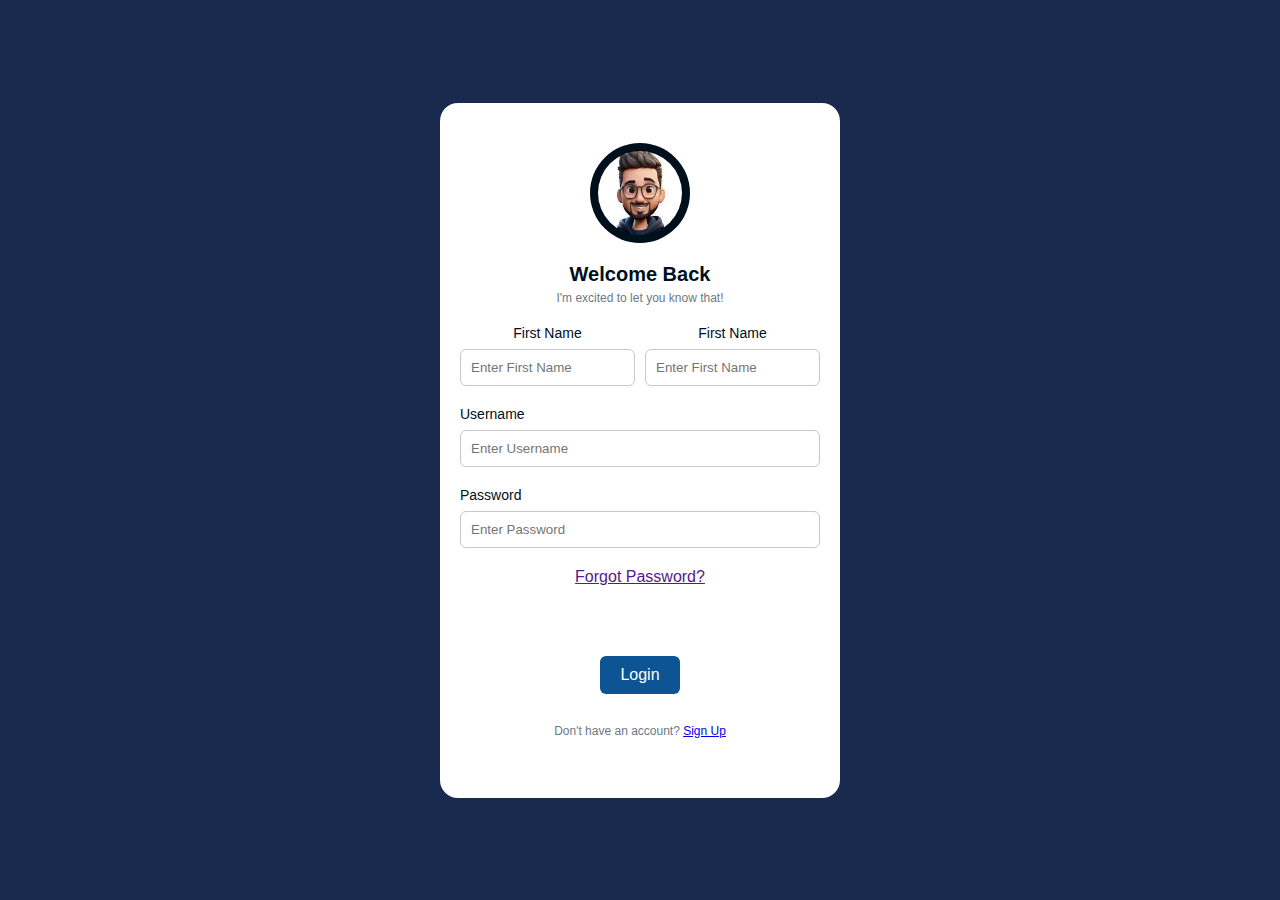
<file: index.html>
<html lang="en">

<head>
    <meta charset="UTF-8" />
    <meta name="viewport" content="width=device-width, initial-scale=1.0" />
    <title>Login Form</title>
    <link rel="stylesheet" href="./styles/loginform.css">
</head>

<body>
    <div class="login-form">
        <img src="[data-uri]"
            alt="" />
        <h3>Welcome Back</h3>
        <p>
            I'm excited to let you know that!
        </p>
        <!-- First Name and Last Name -->

        <div class="input-mame">
            <div>
                <label for="">First Name</label>
                <input type="text" placeholder="Enter First Name" />
            </div>
            <div>
                <label for="">First Name</label>
                <input type="text" placeholder="Enter First Name" />
            </div>



        </div>

        <!-- Login Section -->
        <div class="login-group">
            <label for="">Username</label>
            <input type="text" placeholder="Enter Username" />

        </div>


        <div class="login-group">
            <label for="">Password</label>
            <input type="password" placeholder="Enter Password" />
        </div>

        <div class="forgot-password">
            <a href="">Forgot Password?</a>
        </div>

        <button class="login-btn">Login</button>

        <div class="sign-up-link">
            <p>Don't have an account? <a href="./register.html">Sign Up</a></p>
        </div>

</body>

</html>
</file>
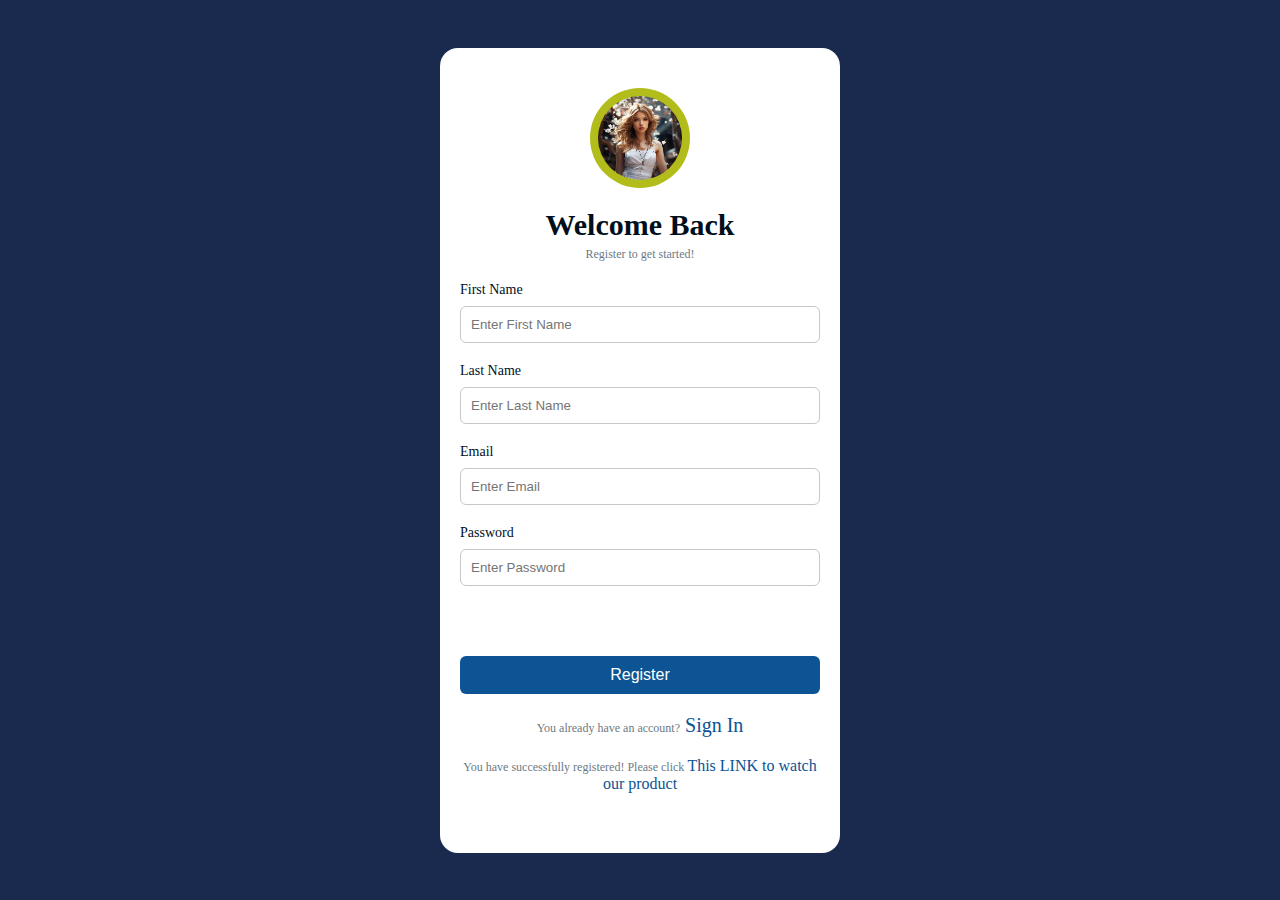
<file: register.html>
<html lang="en">

<head>
    <meta charset="UTF-8">
    <meta name="viewport" content="width=device-width, initial-scale=1.0">
    <title>Register</title>
    <link rel="stylesheet" href="./styles/register.css">
</head>

<body>


    <div class="register-form">
        <img src="./assets/profile-lady.png" alt="profile-photo">
        <h2>Welcome Back</h2>
        <p>Register to get started!</p>


        <!--  Register Section -->
        <div class="register-group">
            <label for="">First Name</label>
            <input type="text" placeholder="Enter First Name">

        </div>
        <div class="register-group">
            <label for="">Last Name</label>
            <input type="text" placeholder="Enter Last Name">
        </div>
        <div class="register-group">
            <label for="">Email</label>
            <input type="email" placeholder="Enter Email">
        </div>
        <div class="register-group">
            <label for="">Password</label>
            <input type="password" placeholder="Enter Password">
        </div>

        <button class="button-register">Register</button>

        <div class="sign-in">
            <p>You already have an account?<a href="./index.html">Sign In</a></p>
        </div>
        <p>
            You have successfully registered! Please click <a class="link-watch-product" href="./product.html">This LINK
                to watch our product</a>
        </p>





    </div>




</body>

</html>
</file>
<file: styles/loginform.css>
* {
    margin: 0;
    padding: 0;
    font-family: sans-serif, Arial, Helvetica;
    box-sizing: border-box;
}

body {
    display: flex;
    justify-content: center;
    align-items: center;
    height: 100vh;
    background-color: #1a2a4f;
    color: rgb(0, 0, 0);
}

.login-form {
    background-color: white;
    padding: 40px 20px;
    border-radius: 18px;
    text-align: center;
    width: 400px;
}

.login-form h3 {
    margin-bottom: 5px;
    color: rgb(0, 15, 28);
    font-size: 20px;
}

.login-form p {
    margin-bottom: 20px;
    color: rgb(108, 121, 133);
    font-size: 12px;
}

.login-form img {
    padding: 8px;
    width: 100px;
    height: 100px;
    background-color: rgb(0, 15, 28);
    border-radius: 50%;
    margin-bottom: 20px;
}

.login-group {
    text-align: left;
}

.login-group label {
    font-size: 14px;
    color: rgb(0, 15, 28);
    display: block;
}

.login-group input {
    width: 100%;
    padding: 10px;
    margin: 8px 0 20px 0;
    border: 1px solid rgb(200, 200, 200);
    border-radius: 6px;
}

.login-group input:focus {
    outline: none;
    border-color: rgb(0, 15, 28);
    box-shadow: 0 0 5px rgba(0, 15, 28, 0.5);
}

.forgot-password {
    text-align: center;
    margin-bottom: 20px;
}

.login-btn {
    margin-top: 50px;
    background-color: rgb(12, 84, 148);
    color: white;
    padding: 10px 20px;
    border: none;
    border-radius: 6px;
    cursor: pointer;
    font-size: 16px;
}

.sign-up-link {
    margin-top: 20px;
    font-size: 12px;
    color: rgb(108, 121, 133);
    margin-top: 30px;
}

.input-mame {
    text-align: center;
    margin-bottom: 20px;
    display: flex;
    gap: 10px;
}

.input-mame label {
    font-size: 14px;
    color: rgb(0, 15, 28);
    display: block;
}

.input-mame input {
    width: 100%;
    padding: 10px;
    margin: 8px 0 0px 0;
    border: 1px solid rgb(200, 200, 200);
    border-radius: 6px;
    display: block;
}

.input-mame input:focus {
    outline: none;
    border-color: rgb(0, 15, 28);
    box-shadow: 0 0 5px rgba(0, 15, 28, 0.5);
}
</file>
<file: styles/register.css>
* {
    margin: 0;
    padding: 0;
    box-sizing: border-box;
}

body {
    display: flex;
    justify-content: center;
    align-items: center;
    height: 100vh;
    background-color: #1a2a4f;
    color: rgb(0, 0, 0);
}

.register-form {
    background-color: white;
    padding: 40px 20px;
    border-radius: 18px;
    text-align: center;
    width: 300px;
    width: 400px;

}

.register-form h2 {
    margin-bottom: 5px;
    color: rgb(0, 15, 28);
    font-size: 30px;
}

.register-form p {
    margin-bottom: 20px;
    color: rgb(108, 121, 133);
    font-size: 12px;
}

.register-form img {
    background-color: rgb(178, 189, 28);
    border-radius: 50%;
    width: 100px;
    height: 100px;
    padding: 8px;
    margin-bottom: 20px;

}

.register-group {
    text-align: left;
}

.register-group label {
    font-size: 14px;
    color: rgb(0, 15, 28);
    display: block;
}

.register-group input:focus {
    outline: none;
    border-color: rgb(12, 84, 148);
    box-shadow: 0 0 5px rgba(0, 15, 28, 0.5);
}

.button-register {
    margin-top: 50px;
    background-color: rgb(12, 84, 148);
    color: white;
    padding: 10px 20px;
    border: none;
    border-radius: 6px;
    cursor: pointer;
    font-size: 16px;
    width: 100%;
}

.sign-in {
    margin-top: 20px;
    font-size: 12px;
    color: rgb(108, 121, 133);
}

.sign-in a {
    color: rgb(12, 84, 148);
    text-decoration: none;
    margin-left: 5px;
    font-size: 20px;
}

.register-group input {
    width: 100%;
    padding: 10px;
    margin: 8px 0 20px 0;
    border: 1px solid rgb(200, 200, 200);
    border-radius: 6px;
}

.link-watch-product {
    color: rgb(12, 84, 148);
    text-decoration: none;
    font-size: 16px;
    text-decoration: none;
}
</file>
